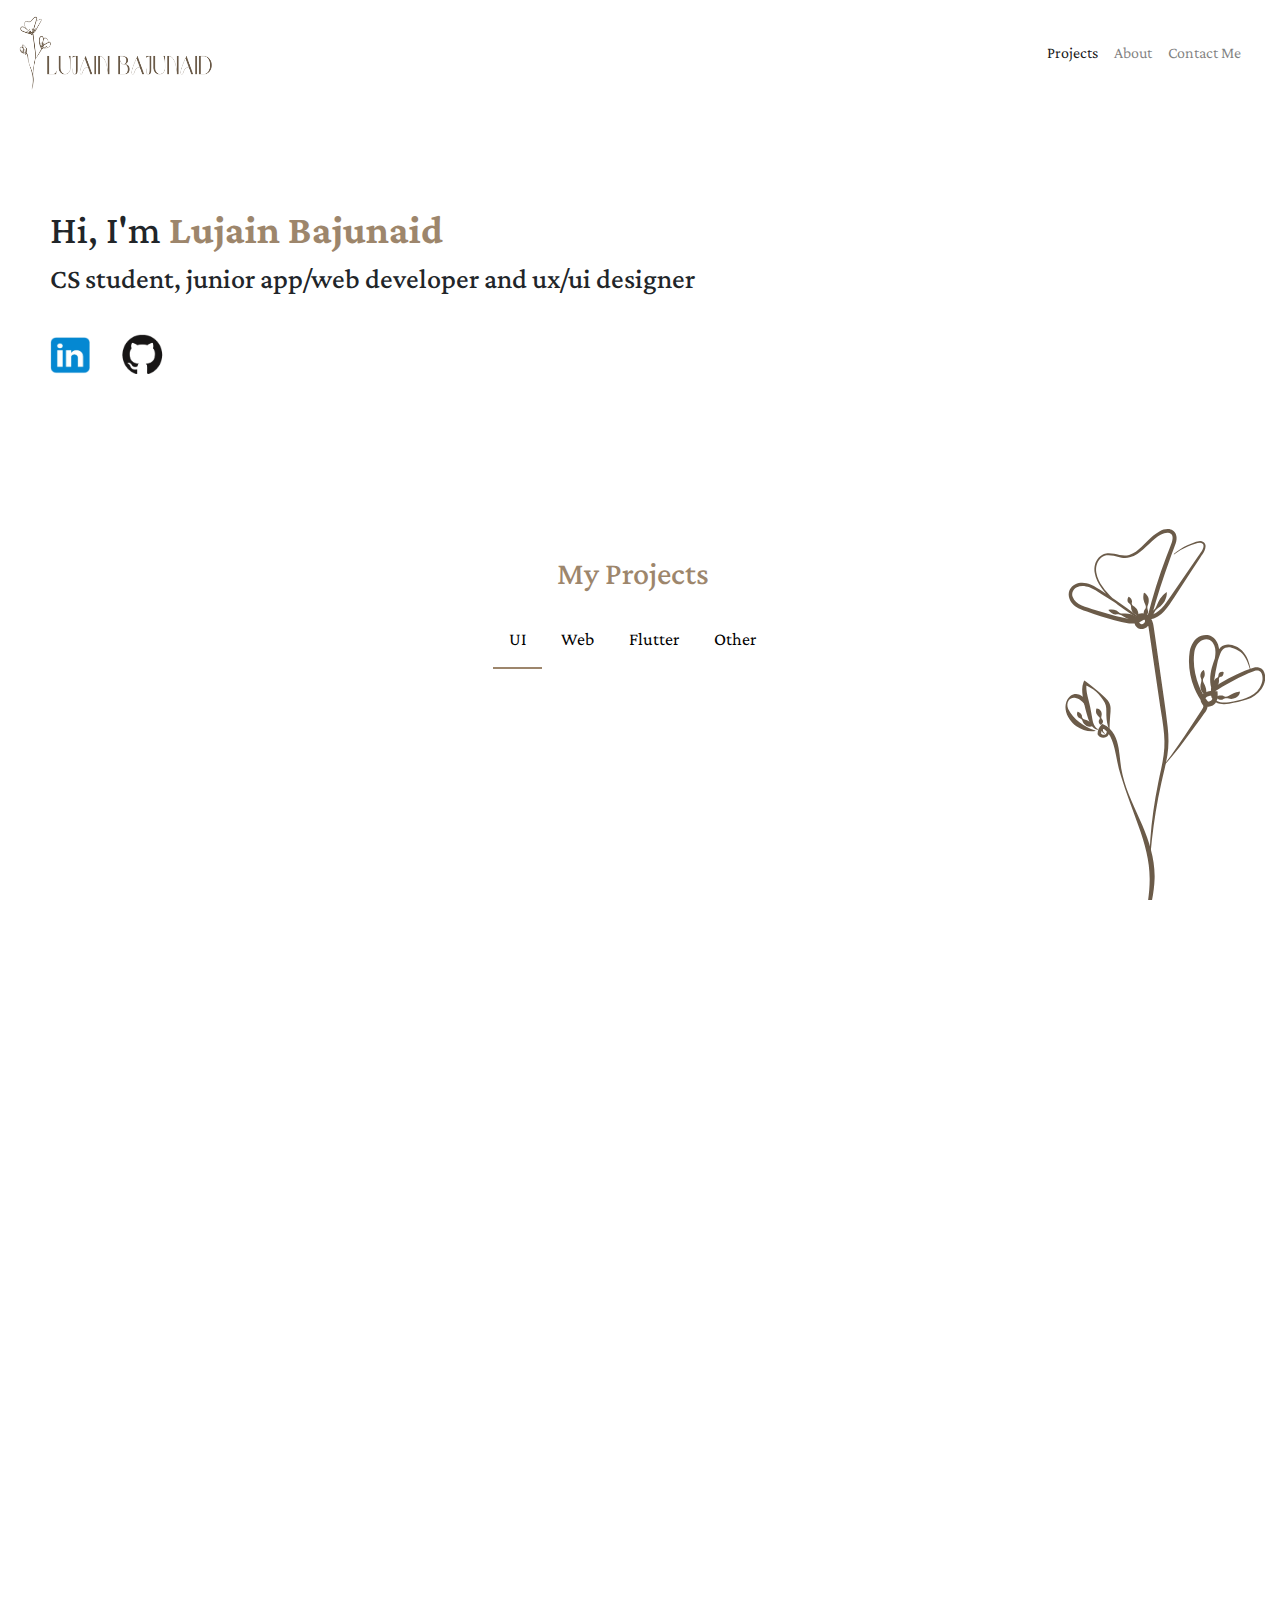
<file: index.html>
<!DOCTYPE html>
<html lang="en">

<head>
  <meta charset="utf-8">
  <meta name="viewport" content="width=device-width, initial-scale=1.0">
  <title>My portfolio</title>
  <link rel="stylesheet" type="text/css" href="CSS/cssweb.css">
  <link href="https://fonts.googleapis.com/css2?family=Crimson+Pro:ital,wght@0,200..900;1,200..900&display=swap"
    rel="stylesheet">
  <link rel="stylesheet" href="https://cdn.jsdelivr.net/npm/bootstrap@4.0.0/dist/css/bootstrap.min.css"
    integrity="sha384-Gn5384xqQ1aoWXA+058RXPxPg6fy4IWvTNh0E263XmFcJlSAwiGgFAW/dAiS6JXm" crossorigin="anonymous">
</head>

<body class="background" id="mainpage">

  <header>
    <nav class="navbar navbar-expand navbar-light flex-column flex-md-row bd-navbar">
      <a class="navbar-brand" href="index.html"><img src="image/logo2.png" alt="My logo" width="200" height="80"></a>
      <button class="navbar-toggler" type="button" data-toggle="collapse" data-target="#navbarSupportedContent"
        aria-controls="navbarSupportedContent" aria-expanded="false" aria-label="Toggle navigation">
        <span class="navbar-toggler-icon"></span>
      </button>

      <div class="collapse navbar-collapse" id="navbarSupportedContent">
        <ul class="navbar-nav ml-md-auto">
          <li class="nav-item active">
            <a class="nav-link" href="index.html">Projects</a>
          </li>

          <li class="nav-item">
            <a class="nav-link" href="info.html">About</a>
          </li>

          <li class="nav-item">
            <a class="nav-link" href="contact_me.html">Contact Me</a>
          </li>
        </ul>

      </div>

    </nav>
  </header>

  <section id="who-am-i">
    <h1 class="summary">
      Hi, I'm <strong>Lujain Bajunaid</strong><br>
    </h1>
    <h3>CS student, junior app/web developer and ux/ui designer</h3>
    <div class="socials">
      <a href="https://www.linkedin.com/in/lujain-bajunaid"><img src="image/linkedin.png" alt="LinkedIn" width="40" height="40"></a>
      <a href="https://github.com/LUJxAIN"><img src="image/github.png" alt="GitHub" width="45" height="40"></a>
    </div>
  </section>

  <section id="mainpage-projects">
    <h2>My Projects</h2>
    <!-- Tab links -->
    <div class="tab">
      <button class="tablinks" onclick="openTab(event, 'ui')" id="defaultOpen">UI</button>
      <button class="tablinks" onclick="openTab(event, 'web')">Web</button>
      <button class="tablinks" onclick="openTab(event, 'flutter')">Flutter</button>
      <button class="tablinks" onclick="openTab(event, 'other')">Other</button>
    </div>

    <!-- Tab content -->
    <div id="ui" class="tabcontent">
      <div class="project-card slide-in">
        <img src="image/restApp_header.png" alt="restaurants app">
        <div class="content">
          <h2>Restaurants app</h2>
          <p>This is a UI design for a restaurants app, where the user can view
            restaurants, their menu and ...</p><br>
          <a id="restaurants"><strong><em>View Project</em></strong></a>
        </div>
      </div>

      <div class="project-card slide-in">
        <img src="image/thabbit_header.png" alt="thabbit">
        <div class="content">
          <h2>Thabbit</h2>
          <p>This is a UI design that I worked on with a team, where we participated in
            UoJ contest of ...</p><br>
          <a id="thabbit"><strong><em>View Project</em></strong></a>
        </div>
      </div>
    </div>

    <div id="web" class="tabcontent">
      <div class="project-card slide-in">
        <img src="image/waves_header.png" alt="waves cruise website">
        <div class="content">
          <h2>Waves Cruise website</h2>
          <p>Website design for cruise trips company, offering reservations, ...</p><br>
          <a id="cruise"><strong><em>View Project</em></strong></a>
        </div>
      </div>
      <div class="project-card slide-in">
        <img src="image/dictionary_header.png" alt="dictionary website">
        <div class="content">
          <h2>Dictionary website</h2>
          <p>Website to seach for words definition, phonetics, examples, synonyms...</p><br>
          <a id="dictionary"><strong><em>View Project</em></strong></a>
        </div>
      </div>
    </div>

    <div id="flutter" class="tabcontent">
      <img src="image/done_app_header.png" alt="to-do app" height="500" width="500">
      <div class="project-card slide-in">
        <div class="content">
          <h2>To-do list app</h2>
          <p>This is a to-do app that enables the user to track daily tasks, and view it in a monthly ...</p> <br>
          <a id="to-do"><strong><em>View Project</em></strong></a>
        </div>
      </div>
    </div>

    <div id="other" class="tabcontent">
      <ol class="timeline">
        <li class="timeline-item">
          <span class="timeline-item-icon">
          </span>
          <div class="timeline-item-wrapper">
            <div class="timeline-item-description">
              <span>2024 | Project Management</time></span>
            </div>
            <div class="comment">
              I worked on a subject project with a group to manage a project of an AI automated marketing app.
              I participated mainly in: 
              <ul>
                <li>Idea suggestion</li>
                <li>Creating the SWOT analysis</li>
                <li>Budget estimate and financial analysis</li>
                <li>Identifying project success criteria</li>
              </ul>
            </div>
        </li>
        <li class="timeline-item">
          <span class="timeline-item-icon"></span>
          <div class="timeline-item-wrapper">
            <div class="timeline-item-description">
              <span>2024 | Database</span>
            </div>
            <div class="comment">
              I worked with my group on a database project aimed to organize hall reservation data. We worked on the ER
              diagram design and normalization, then used SQL to create and populate the tables. Moreover,
              we practiced using aggregate functions, joins, subqueries, and stored procedures.
            </div>
        </li>
        <li class="timeline-item">
          <span class="timeline-item-icon">
          </span>
          <div class="timeline-item-wrapper">
            <div class="timeline-item-description">
              <span>2023 | Project Management</time></span>
            </div>
            <div class="comment">
              I worked on a subject project with a group to manage a project of an event management app launch.
              We used software engineering principles mainly focusing on the agile method. 
              I participated mainly in: 
              <ul>
                <li>Gathering information</li>
                <li>Identifying the goals for the project</li>
                <li>Searching for alternatives</li>
                <li>Creating the cost table and identifying the stakeholders</li>
                <li>Identifying the non-functional requirements</li>
                <li>Drawing the UML diagram.</li>
              </ul>
            </div>
        </li>
      </ol>
    </div>

  </section>
  <script src="JS/slide-in-animation.js"></script>
  <script src="JS/script.js"></script>
</body>

</html>
</file>
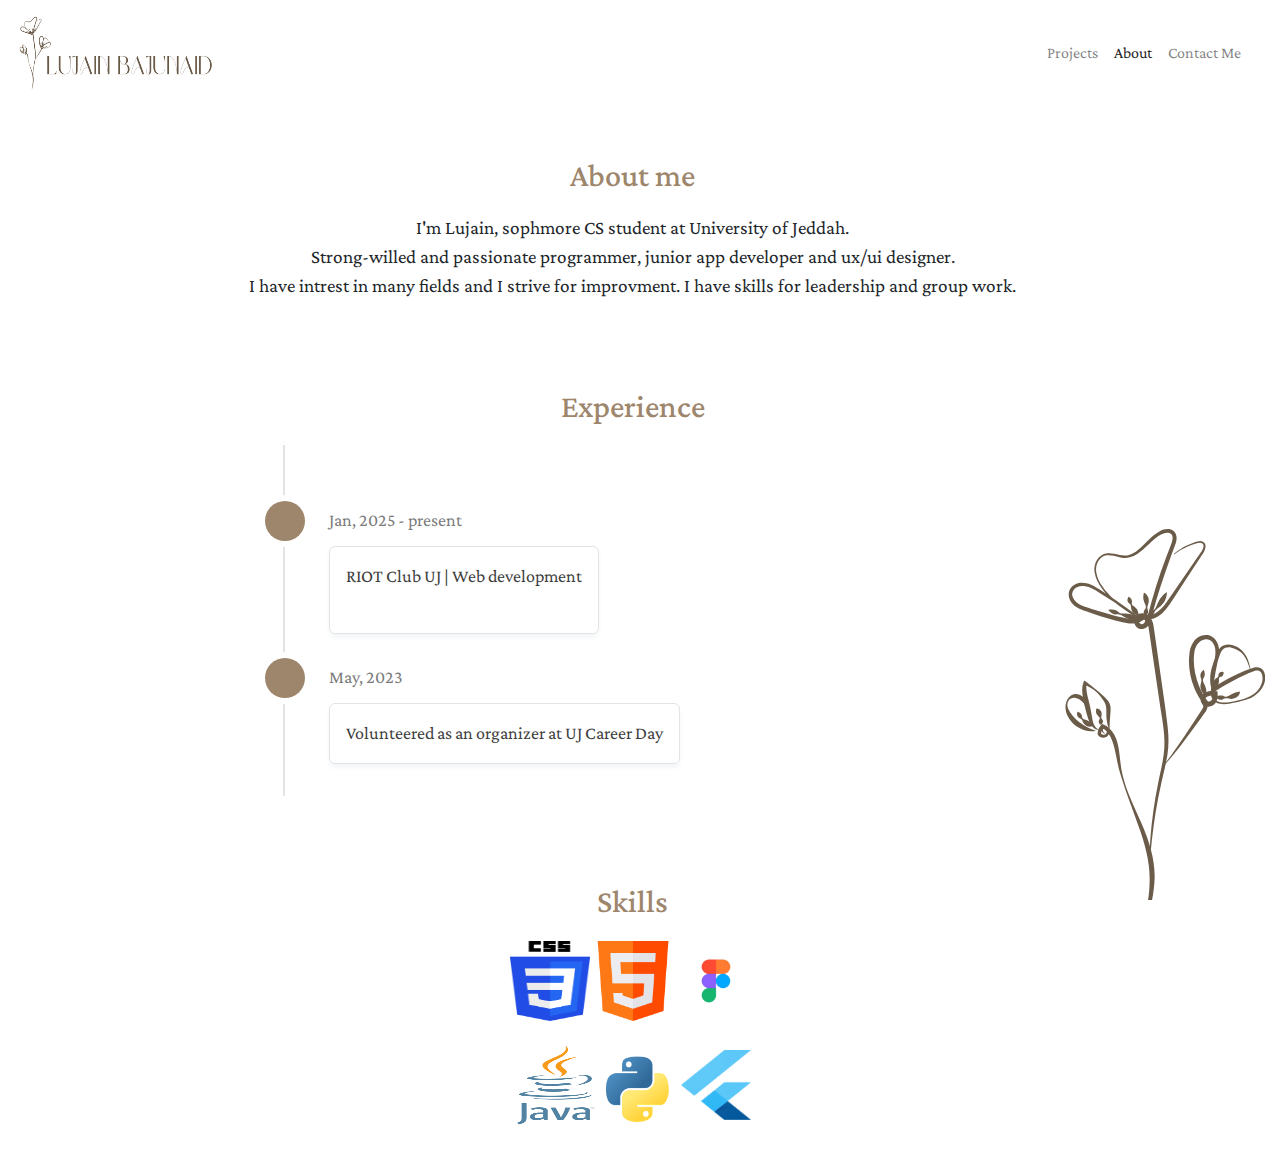
<file: info.html>
<!DOCTYPE html>
<html lang="en">
    <head>
        <meta charset="utf-8">
        <meta name="viewport" content="width=device-width, initial-scale=1.0">
        <title>About me</title>
        <link rel="stylesheet" type="text/css" href="CSS/cssweb.css">
        <link href="https://fonts.googleapis.com/css2?family=Crimson+Pro:ital,wght@0,200..900;1,200..900&display=swap" rel="stylesheet">
        <link rel="stylesheet" href="https://cdn.jsdelivr.net/npm/bootstrap@4.0.0/dist/css/bootstrap.min.css" integrity="sha384-Gn5384xqQ1aoWXA+058RXPxPg6fy4IWvTNh0E263XmFcJlSAwiGgFAW/dAiS6JXm" crossorigin="anonymous">
    </head>

    <body class="background">
        <header>
            <nav class="navbar navbar-expand navbar-light flex-column flex-md-row bd-navbar">
              <a class="navbar-brand" href="index.html"><img src="image/logo2.png" alt="My logo" width="200" height="80"></a>
              <button class="navbar-toggler" type="button" data-toggle="collapse" data-target="#navbarSupportedContent" aria-controls="navbarSupportedContent" aria-expanded="false" aria-label="Toggle navigation">
                <span class="navbar-toggler-icon"></span>
              </button>
            
              <div class="collapse navbar-collapse" id="navbarSupportedContent">
                <ul class="navbar-nav ml-md-auto">
                  <li class="nav-item">
                    <a class="nav-link" href="index.html">Projects</a>
                  </li>

                  <li class="nav-item active">
                    <a class="nav-link" href="info.html">About</a>
                  </li>

                  <li class="nav-item">
                    <a class="nav-link" href="contact_me.html">Contact Me</a>
                  </li>
                </ul>
                
              </div>
        
            </nav>
          </header>

        <section id="about-me">
            <h2>About me</h2>
            <p>I'm Lujain, sophmore CS student at University of Jeddah.<br>Strong-willed and passionate programmer,
               junior app developer and ux/ui designer.<br>I have intrest in many fields and I strive for improvment.
               I have skills for leadership and group work.
            </p>
        </section>

        <section id="work">
          <h2>Experience</h2>
          <ol class="timeline">
            <li class="timeline-item">
              <span class="timeline-item-icon"></span>
                  <div class="timeline-item-wrapper">
                <div class="timeline-item-description">
                  <span><time datetime="11-01-2025">Jan, 2025 - present</time></span>
                </div>
                <div class="comment">
                        RIOT Club UJ | Web development <br><br>
              </div>
            </li>
            <li class="timeline-item">
              <span class="timeline-item-icon">	
              </span>
                  <div class="timeline-item-wrapper">
                <div class="timeline-item-description">
                  <span><time datetime="23-05-2023">May, 2023</time></span>
                </div>
                <div class="comment">
                      Volunteered as an organizer at UJ Career Day
              </div>
            </li>
          </ol>
      </section>

        <section id="skills">
          <h2>Skills</h2>
          <img src="image/css_icon.png" alt="CSS logo" width="80" height="80">
          <img src="image/html_icon.png" alt="HTML logo" width="80" height="80">
          <img src="image/figma_logo.png" alt="Figma logo" width="80" height="80"><br><br>
          <img src="image/java_logo.png" alt="Java logo" width="80" height="80">
          <img src="image/python_logo.png" alt="Python logo" width="80" height="80">
          <img src="image/flutter_logo.png" alt="Flutter logo" width="70" height="70">
        </section>
    </body>
</html>
</file>
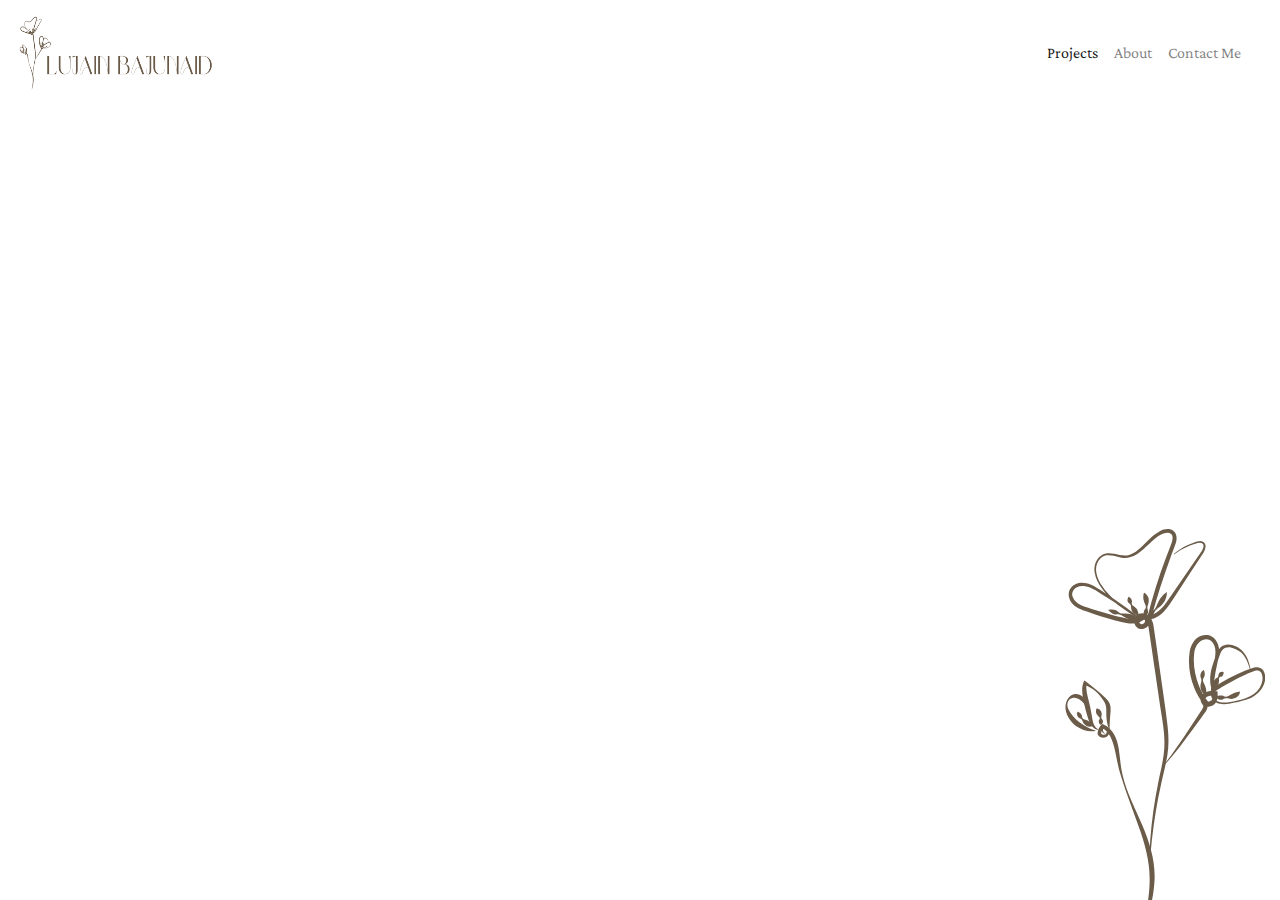
<file: projects.html>
<!DOCTYPE html>
<html lang="en">
    <head>
        <meta charset="utf-8">
        <meta name="viewport" content="width=device-width, initial-scale=1.0">
        <title>Projects</title>
        <link rel="stylesheet" type="text/css" href="CSS/cssweb.css">
        <link href="https://fonts.googleapis.com/css2?family=Crimson+Pro:ital,wght@0,200..900;1,200..900&display=swap" rel="stylesheet">
        <link rel="stylesheet" href="https://cdn.jsdelivr.net/npm/bootstrap@4.0.0/dist/css/bootstrap.min.css" integrity="sha384-Gn5384xqQ1aoWXA+058RXPxPg6fy4IWvTNh0E263XmFcJlSAwiGgFAW/dAiS6JXm" crossorigin="anonymous">
    </head>

    <body class="background" id="project-details">
        <header>
          <nav class="navbar navbar-expand navbar-light flex-column flex-md-row bd-navbar">
            <a class="navbar-brand" href="index.html"><img src="image/logo2.png" alt="My logo" width="200" height="80"></a>
            <button class="navbar-toggler" type="button" data-toggle="collapse" data-target="#navbarSupportedContent" aria-controls="navbarSupportedContent" aria-expanded="false" aria-label="Toggle navigation">
              <span class="navbar-toggler-icon"></span>
            </button>
          
            <div class="collapse navbar-collapse" id="navbarSupportedContent">
              <ul class="navbar-nav ml-md-auto">
                <li class="nav-item active">
                  <a class="nav-link" href="index.html">Projects</a>
                </li>

                <li class="nav-item">
                  <a class="nav-link" href="info.html">About</a>
                </li>

                <li class="nav-item">
                  <a class="nav-link" href="contact_me.html">Contact Me</a>
                </li>
              </ul>
              
            </div>
      
          </nav>
          </header>

        <section id="projects">
              <section id="restaurants" class="cards">
                <h2>Restaurants</h2>
                <div>
                  <p>This is a UI design for a restaurants app, where the user can view
                    restaurants, their menu and rating<br><br>
                    <a href="https://www.figma.com/proto/C5V5CK2nlXL3JoD2L13y2M/Restaurant?node-id=26-83&node-type=canvas&t=ZqYHfdAJGFDlCouX-1&scaling=scale-down&content-scaling=fixed&page-id=26%3A81&starting-point-node-id=26%3A83"><strong><em>Try prototype</em></strong></a>
                    <br><br>
                  </p>
                  <div class="grid-container">
                    <div class="grid-content">
                      <h4>Project Idea</h4>
                      <p>UI design suggestion for restaurants app that contains restaurants menu, ratings, and a list of previously visited/rated restaurants.</p>
                    </div>

                    <div class="grid-content">
                      <h4>Role</h4>
                      <p>UI Design</p>
                    </div>

                    <div class="grid-content">
                      <h4>Tools</h4>
                      <p>Figma</p>
                    </div>
                  </div>
                  <img src="image/restApp.png" alt="Restaurants ui design">
                </div>
              </section>

              <section id="thabbit" class="cards">
                <h2>Thabbit</h2>
                <div>
                  <p>This is a UI design that I worked on with a team, where we participated in
                    UoJ contest of using technology for Quraan.<br><br>
                    <a href="https://www.figma.com/proto/2bk4vOhwBvfAJQhbB3pH6I/Thabbit?node-id=1-7053&node-type=canvas&t=02lyOYtLW5NF6WpD-1&scaling=scale-down&content-scaling=fixed&page-id=0%3A1&starting-point-node-id=1%3A7049"><strong><em>Try prototype</em></strong></a>
                    <br><br>
                  </p>
                  <div class="grid-container">
                    <div class="grid-content">
                      <h4>Project Idea</h4>
                      <p>Thabbit is an app that helps with memorizing Quraan within a community by utilizing gamification, 1:1 sessions, and challenges</p>
                    </div>

                    <div class="grid-content">
                      <h4>Role</h4>
                      <p>UI Design<br>Features suggestions<br>Logo design</p>
                    </div>

                    <div class="grid-content">
                      <h4>Tools</h4>
                      <p>Figma</p>
                    </div>
                  </div>
                  <img src="image/thabbit.png" alt=" Thabbit ui design1">
                  <img src="image/thabbit2.png" alt="Thabbit ui design2">
                </div>
              </section>

              <section id="to-do" class="cards">
                <h2>DONE.</h2>
                <div>
                  <p>This is a to-do app that enables the user to track daily tasks, and view it in a monthly calendar
                    <br><br>
                  </p>
                  <div class="grid-container">
                    <div class="grid-content">
                      <h4>Project Idea</h4>
                      <p>DONE. is a to-do list app, where the user is able to add tasks daily, or monthly</p>
                    </div>

                    <div class="grid-content">
                      <h4>Features</h4>
                      <p>Track daily tasks completion<br>Add tasks for the month<br>Light/Dark Modes<br>Design Suggesstion for sync between devices by using an account</p>
                    </div>

                    <div class="grid-content">
                      <h4>Languages</h4>
                      <p>Flutter/Dart</p>
                    </div>
                  </div>
                  <img src="image/done_app.png" alt="Done app">
                  <img src="image/done_app2.png" alt="Done app">
                </div>
              </section>

              <section id="cruise" class="cards">
                <h3>Waves Cruise</h3>
                <div>
                  <p>Website design idea for cruise trips company that displays the services, available trips and reservations.<br><br>
                  </p>
                  <div class="grid-container">
                    <div class="grid-content">
                      <h4>Project Idea</h4>
                      <p>Waves Cruise is a website me and my team built for a subject project. It's designed for 
                        cruise trips company that showcases the vision, what they offer, contact form, and 
                      the developers of the website </p>
                    </div>

                    <div class="grid-content">
                      <h4>Role</h4>
                      <p>Logo desgin<br>Front-end<br>Back-end<br>Database management</p>
                    </div>

                    <div class="grid-content">
                      <h4>Languages</h4>
                      <p>HTML<br>CSS<br>Javascript<br>SQL</p>
                    </div>
                  </div>
                </div>
              </section>

              <section id="dictionary" class="cards">
                <h3>Word's Dictionary</h3>
                <div>
                  <p>Website to seach for words definition, phonetics, examples, synonyms, and antonyms.<br><br>
                  </p>
                  <div class="grid-container">
                    <div class="grid-content">
                      <h4>Project Idea</h4>
                      <p>A dictionary like website that uses AJAX to communicate with an API to retrieve words definition, phonetics, examples, synonyms, and antonyms. </p>
                    </div>

                    <div class="grid-content">
                      <h4>Role</h4>
                      <p>UI Design<br>Front-end<br>Back-end</p>
                    </div>

                    <div class="grid-content">
                      <h4>Languages</h4>
                      <p>HTML<br>CSS<br>Javascript</p>
                    </div>
                  </div>
                  <img src="image/dictionary.png" alt="word's dictionary website">
                </div>
              </section>
      </section>
       <script src="JS/script.js"></script>
    </body>

</html>
</file>
<file: CSS/cssweb.css>
.background {
    position: relative;
    background-repeat: no-repeat;
    background-attachment: fixed; 
    background-image: url("../image/background2.png");
    background-position: right bottom;
    font-family: 'Crimson Pro';
}

.summary {
    padding-top: 50px;
}

.circular_logo {
    width: 300px;
    height: 300px;
    border-radius: 50%;
    box-shadow: 3px 5px 5px gray;
}

.contact {
    display: flex;
    flex-direction: row;
    flex-wrap: wrap;
    justify-content: center;
}

.contact a {
    padding: 30px;
}

.social{
    margin-top: 5px;
    margin-right: 15px;
}

.project-card {
    max-height: 500px;
    max-width: 1000px;
    display: grid;
    grid-template-columns: 1fr 1fr;
}

.project-card .content {
    text-align: center;
    justify-content: center;
    align-items: center;
    margin: 0 30px;
}

.project-card:hover, .project-card:hover h2{
    background-color: #9d866c;
    color: #FAF9F6;
}

.cards img {
    padding-bottom: 50px;
}

.socials{
    padding: 30px 0;
    width: 400px;
    display: flex;
    gap: 30px;
}

#summary a {
    color: #0B1215;
    font-weight: bold;
    font-size: medium;
    text-decoration: none;
    border: 2px solid #0B1215;
    border-radius: 25px;
    padding: 10px;
    position: relative;
    text-align: center;
    display: block;
    margin: auto;
    width: 250px;
}

#summary a:hover {
    color: #FAF9F6;
    background-color: #0B1215;
    border: 2px solid #0B1215;
}

#Contact_me {
    width: 400px;
    height: 300px;
    background-color: rgb(255, 255, 255, 0.5);
    border-radius: 25px;
    margin: auto;
    margin-top: 80px;
    padding-top: 60px;
    padding-bottom: 60px;
}

#Contact_me h1 {
    text-align: center;
    text-decoration: none;
}

.skills-cards {
    display: flex;
    flex-direction: row;
    flex-wrap: wrap;
}

#Skills .cards p {
    text-align: center;
}

#projects #thabbit,
#projects #restaurants,
#projects #to-do,
#projects #dictionary,
#projects #cruise {
    display: none;
}

#who-am-i {
    padding-bottom: 100px;
    text-align: left;
}

#projects a {
    cursor: pointer;
}

.content a:hover {
    color: #FAF9F6;
    text-decoration: underline;
    cursor: pointer;
}

.slide-in {
    transform: translateX(-200%);
}

.slide-in.show-animation {
    animation: slideIn 2s both;
}

@keyframes slideIn {
    to {
        transform: translateX(0);
        opacity: 1;
    }
}

.cards h4 {
    position: relative;
    font-weight: bold;

}

.content {
    justify-content: center;
    align-items: center;
    text-align: center;
    padding: 150px 0;
}


#mainpage-projects {
    display: flex;
    flex-direction: column;
    justify-content: center;
    align-items: center;
}

#mainpage-projects .project-card {
    margin-bottom: 100px;
}

.grid-container {
    display: grid;
    grid-template-columns: 1fr 1fr 1fr;
}

.grid-content {
    display: grid;
    grid-template-columns: 1fr;
}

#skills img {
    transition: transform 0.3s ease;
}

#skills img:hover {
    transform: translateY(-10px);
}

html {
    scroll-behavior: smooth;
    transition: ease-in-out;
    overflow-x: auto;
    overflow-y: auto;
    scrollbar-gutter: stable;
}

section {
    padding: 20px;
    margin-top: 30px;
    text-align: center;
}

p {
    text-align: center;
    font-size: larger;
}

section h2 {
    color: #9d866c;
    margin-bottom: 20px;
}

.summary strong {
    color: #9d866c;
}

body section,
body>div {
    margin: 30px;
}

@media (max-width:900px) {
    .projects p {
        font-size: small;
    }
}
/* For smaller screen sizes */
@media screen and (max-width:750px) {
    .project-card{
        grid-template-columns: 1fr;
        width: 300px;
        margin-bottom: 100px;
    }

    .project-card .content{
        padding: 20px 0;
    }

    .project-card img{
        height: 300px;
        width: 300px;
    }
}

:root {
    --c-grey-100: #f4f6f8;
    --c-grey-200: #e3e3e3;
    --c-grey-300: #b2b2b2;
    --c-grey-400: #7b7b7b;
    --c-grey-500: #3d3d3d;
}

.timeline {
    width: 85%;
    max-width: 700px;
    margin-left: auto;
    margin-right: auto;
    display: flex;
    flex-direction: column;
    padding: 32px 0 32px 32px;
    border-left: 2px solid var(--c-grey-200);
    font-size: 1.125rem;
}

.timeline-item {
    display: flex;
    gap: 24px;
    margin-top: 24px;
    margin-right: 30px;
}

.timeline-item-icon {
    display: flex;
    align-items: center;
    justify-content: center;
    width: 40px;
    height: 40px;
    border-radius: 50%;
    margin-left: -52px;
    flex-shrink: 0;
    overflow: hidden;
    box-shadow: 0 0 0 6px #fff;
    background-color: #9d866c;
}

.timeline-item-description {
    display: flex;
    padding-top: 6px;
    gap: 8px;
    color: var(--c-grey-400);
}

.comment {
    margin-top: 12px;
    color: var(--c-grey-500);
    border: 1px solid var(--c-grey-200);
    box-shadow: 0 4px 4px 0 var(--c-grey-100);
    border-radius: 6px;
    padding: 16px;
    font-size: large;
}

.button {
    color: #9d866c;
    font-weight: bold;
    font-size: large;
    text-decoration: none;
    border: 1px solid #9d866c;
    border-radius: 8px;
    position: relative;
    text-align: center;
    display: block;
    margin: auto;
    width: 150px;
}

.button:hover {
    color: #FAF9F6;
    background-color: #9d866c;
    text-decoration: none;
}

/* Style the tab */
.tab {
    overflow: hidden;
    margin-bottom: 30px;
}

.tab button {
    background-color: inherit;
    border: none;
    outline: none;
    cursor: pointer;
    padding: 14px 16px;
    transition: 0.3s;
    font-size: large;
}


.tab button:hover {
    background-color: rgba(157, 134, 108, 0.5);
    border-radius: 8px;
    outline: none;
}

.tab button.active {
    position: relative;
    border-bottom: 2px solid #9d866c;
    outline: none;
}

.tabcontent {
    display: none;
    padding: 6px 12px;
}
</file>
